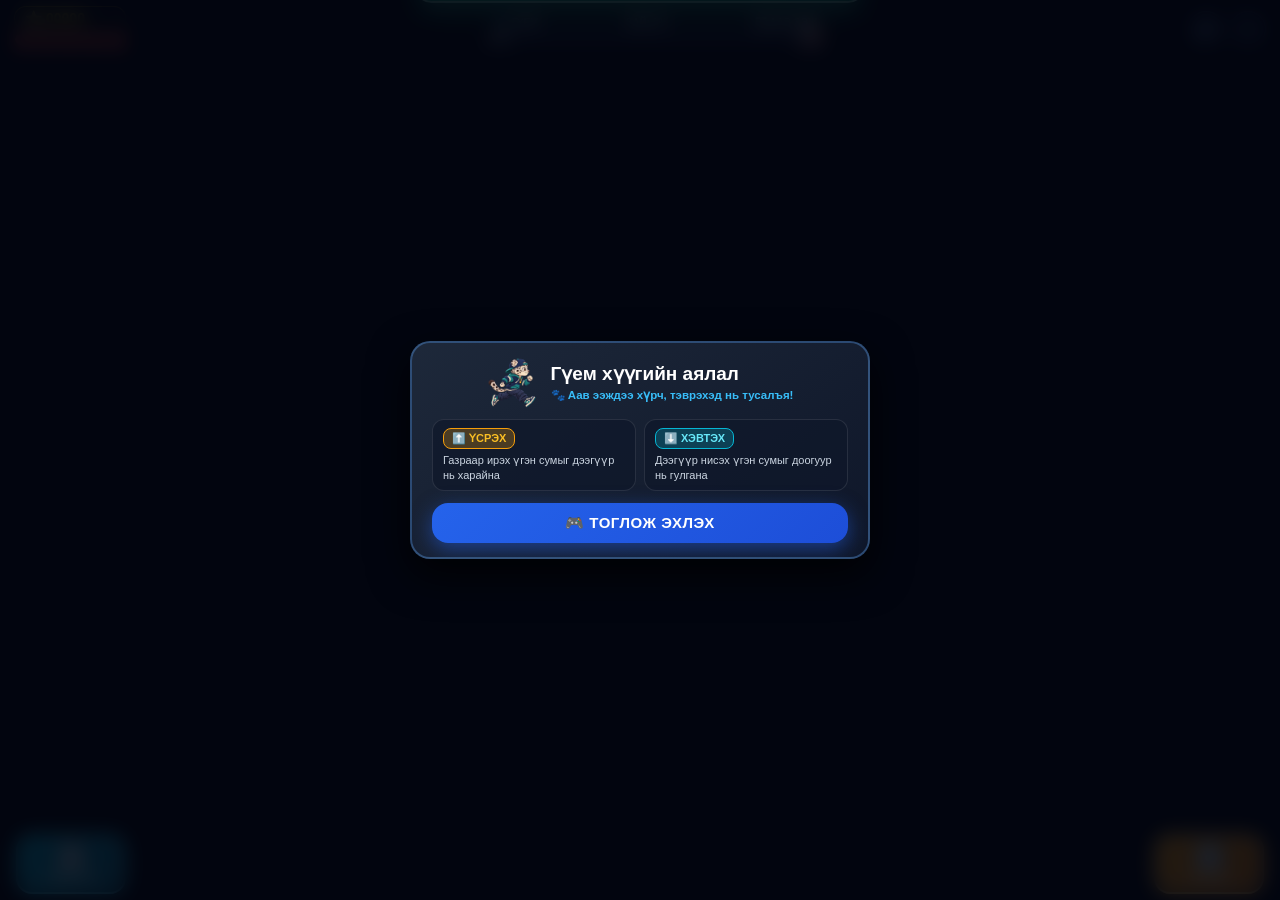
<file: index.html>
<!DOCTYPE html>
<html lang="mn">
<head>
  <meta charset="UTF-8">
  <meta name="viewport" content="width=device-width, initial-scale=1.0, maximum-scale=1.0, user-scalable=no, viewport-fit=cover">
  <meta name="apple-mobile-web-app-capable" content="yes">
  <meta name="apple-mobile-web-app-status-bar-style" content="black-translucent">
  <meta name="theme-color" content="#0b101b">
  <title>Гүем хүүгийн аялал</title>
  <meta http-equiv="Cache-Control" content="no-cache, no-store, must-revalidate">
  <meta http-equiv="Pragma" content="no-cache">
  <meta http-equiv="Expires" content="0">
  <link rel="stylesheet" href="style.css?v=20261109_08">
</head>
<body>

<div id="game-container">
  <!-- 60FPS High-DPI Canvas -->
  <canvas id="gameCanvas"></canvas>

  <!-- In-Game HUD -->
  <div id="hud">
    <div class="hud-left">
      <div class="score-badge">
        <span>⭐</span>
        <span id="score-text">00000</span>
      </div>
      <div class="hearts-container">
        <span class="heart">❤️</span>
        <span class="heart">❤️</span>
        <span class="heart">❤️</span>
        <span class="heart">❤️</span>
        <span class="heart">❤️</span>
      </div>
    </div>

    <!-- Distance Progress Bar -->
    <div class="progress-container">
      <div class="progress-header">
        <span>🐾 Гүем</span>
        <span>Зай: <span id="distance-text">0%</span></span>
        <span>👨‍👩‍👦 Аав ээж</span>
      </div>
      <div class="progress-track">
        <div id="progress-fill" class="progress-fill"></div>
        <img id="runner-icon" src="assets/guyem_run.png" class="runner-icon" alt="Guyem">
        <img src="assets/parents.png" class="target-icon" alt="Parents">
      </div>
    </div>

    <div class="hud-right">
      <button id="btn-sound" class="hud-btn" title="Дуу">🔊</button>
      <button id="btn-fullscreen" class="hud-btn" title="Бүтэн дэлгэц">⛶</button>
    </div>
  </div>

  <!-- Mobile Touch Controls -->
  <div id="touch-controls">
    <div id="btn-slide" class="control-btn btn-slide">
      <span class="btn-icon">⬇️</span>
      <span class="btn-text">Хэвтэх</span>
    </div>
    <div id="btn-jump" class="control-btn btn-jump">
      <span class="btn-icon">⬆️</span>
      <span class="btn-text">Үсрэх</span>
    </div>
  </div>

  <!-- Gentle Reminder Toast Banner (Slide 14) -->
  <div id="reminder-banner">
    <div style="font-size:24px;">🔔</div>
    <div style="font-size:13px; font-weight:800; color:#fff;">
      "Миний хүү, 10 секундийн дараа тоглоомоо дуусгаарай!"
    </div>
  </div>

  <!-- Countdown Overlay -->
  <div id="countdown-overlay">
    <div class="countdown-number">3</div>
  </div>

  <!-- Clean Intro Modal (NO SPOILERS, Fits Screen Height) -->
  <div id="intro-modal" class="modal-overlay">
    <div class="modal-card">
      <div class="modal-top-row">
        <img src="assets/guyem_run.png" class="modal-mascot-img" alt="Guyem">
        <div class="modal-title-box">
          <h1 class="modal-title">Гүем хүүгийн аялал</h1>
          <p class="modal-subtitle">🐾 Аав ээждээ хүрч, тэврэхэд нь тусалъя!</p>
        </div>
      </div>

      <div class="rules-grid">
        <div class="rule-card">
          <span class="rule-badge jump">⬆️ ҮСРЭХ</span>
          <p class="rule-desc">Газраар ирэх үгэн сумыг дээгүүр нь харайна</p>
        </div>
        <div class="rule-card">
          <span class="rule-badge slide">⬇️ ХЭВТЭХ</span>
          <p class="rule-desc">Дээгүүр нисэх үгэн сумыг доогуур нь гулгана</p>
        </div>
      </div>

      <button id="btn-start" class="primary-btn">🎮 ТОГЛОЖ ЭХЛЭХ</button>
    </div>
  </div>

  <!-- Slide 13: Interruption Overlay -->
  <div id="interruption-overlay">
    <div class="rage-emojis">😡 🤬 💢 ⚡</div>
    <h1 class="rage-text">ОДОО НААД УТСАА БОЛИОД<br>ГЭР ОРНОО ЦЭВЭРЛЭ!</h1>
  </div>

  <!-- Slide 13: Reflection Modal -->
  <div id="reflection-modal" class="modal-overlay">
    <div class="modal-card reflection-card">
      <div style="font-size:32px; margin-bottom:4px;">🛑</div>
      <h2 style="font-size:17px; font-weight:900; color:#fca5a5; margin-bottom:6px;">
        ТАНД ЯГ ОДОО ЮУ МЭДРЭГДСЭН БЭ?
      </h2>
      <div style="font-size:12px; color:#fff; background:rgba(239,68,68,0.2); padding:8px; border-radius:8px; margin-bottom:10px; text-align:left; line-height:1.4;">
        💬 <strong>Та яг ялахын даваан дээр байхад чинь гэнэт таслахад ямар санагдсан бэ? Бухимдал, гомдол төрсөн үү?</strong>
      </div>
      <div style="font-size:11.5px; color:#cbd5e1; text-align:left; line-height:1.45; margin-bottom:12px;">
        • <strong>Хүүхдийн сэтгэл зүй:</strong> Хүүхэд зүгээр цаг нөхцөөгөөгүй — ялалт, үр дүнгийн төлөө бүх анхаарлаа дайчилж байдаг. Тэр үед нь утсыг булаах эсвэл загнах үед хүүхдэд яг танд одоо төрсөн шиг хүчтэй бухимдал үүсдэг.<br><br>
        • <strong>Зөв шийдэл:</strong> Гэнэт таслах биш — 5-10 минутын өмнө сануулж, дуусгах боломж олгоорой.
      </div>
      <button id="btn-restart" class="primary-btn" style="background:linear-gradient(135deg, #10b981, #059669); padding:10px 20px; font-size:14px;">
        🔄 Дахин тоглох
      </button>
    </div>
  </div>

  <!-- Slide 14: Victory Hug Overlay -->
  <div id="victory-overlay">
    <img src="assets/family_hug.png" class="hug-image" alt="Family Hug">
    <h1 style="font-size:20px; font-weight:900; color:#fbcfe8; margin-bottom:6px;">ХАЛУУН ДУЛААН ЯЛАЛТ! ❤️</h1>
    <p style="font-size:12px; color:#ffffff; max-width:400px; margin-bottom:10px;">
      Та урьдчилан сануулга сонсоод тоглоомоо амжилттай дуусгаж, аав ээждээ тэврүүллээ!
    </p>
    <div class="modal-card" style="max-width:420px; text-align:left; padding:10px 14px; margin-bottom:10px; font-size:11.5px; line-height:1.45;">
      <strong style="color:#a7f3d0;">💡 10 минутын өмнө сануулахын үр дүн:</strong><br>
      • Хүүхдэд тоглолтоо дуусгах, ялалтаа мэдрэх <strong>боломж</strong> олгосон.<br>
      • Хүүхдэд бухимдал биш <strong>тайвшрал</strong> үүссэн.<br>
      • Утас хураах үйл явц хэрүүл биш <strong>халуун дулаан тэврэлт</strong> болж хувирлаа!
    </div>
    <button id="btn-restart-victory" class="primary-btn" style="max-width:220px; padding:10px 20px; font-size:14px; background:linear-gradient(135deg, #10b981, #059669);">
      🔄 Дахин турших
    </button>
  </div>
</div>

<script src="audio.js?v=20261109_08"></script>
<script src="game.js?v=20261109_08"></script>
</body>
</html>
</file>
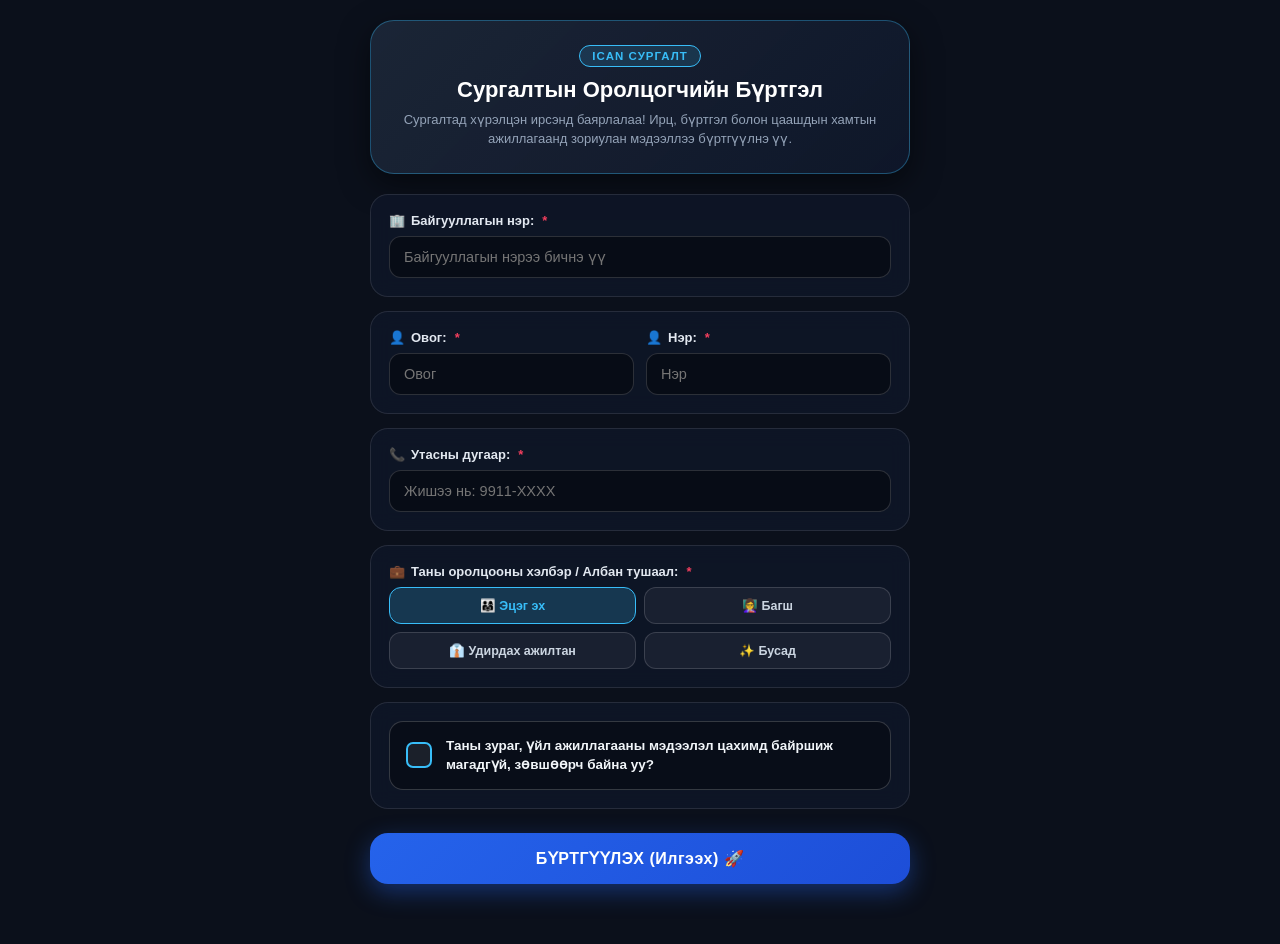
<file: register.html>
<!DOCTYPE html>
<html lang="mn">
<head>
  <meta charset="UTF-8">
  <meta name="viewport" content="width=device-width, initial-scale=1.0, maximum-scale=1.0, user-scalable=no, viewport-fit=cover">
  <meta http-equiv="Cache-Control" content="no-cache, no-store, must-revalidate">
  <meta http-equiv="Pragma" content="no-cache">
  <meta http-equiv="Expires" content="0">
  <title>Сургалтын Оролцогчийн Бүртгэл - ICAN</title>
  <style>
    * { box-sizing: border-box; margin: 0; padding: 0; font-family: -apple-system, BlinkMacSystemFont, "Segoe UI", Roboto, "Helvetica Neue", Arial, sans-serif; }
    body { background: #0b101b; color: #f8fafc; min-height: 100vh; padding: 20px 16px 60px; display: flex; flex-direction: column; align-items: center; }
    .container { width: 100%; max-width: 540px; }
    
    .header-card { text-align: center; background: linear-gradient(135deg, rgba(30, 41, 59, 0.85), rgba(15, 23, 42, 0.95)); border: 1.5px solid rgba(56, 189, 248, 0.35); border-radius: 24px; padding: 24px 20px; margin-bottom: 20px; box-shadow: 0 10px 30px rgba(0,0,0,0.5); }
    .header-badge { display: inline-block; background: rgba(56, 189, 248, 0.15); border: 1px solid #38bdf8; color: #38bdf8; font-size: 11.5px; font-weight: 800; padding: 4px 12px; border-radius: 20px; text-transform: uppercase; letter-spacing: 1px; margin-bottom: 10px; }
    h1 { font-size: 22px; font-weight: 900; margin-bottom: 8px; color: #ffffff; }
    p.subtitle { font-size: 13px; color: #94a3b8; line-height: 1.45; }
    
    .card { background: rgba(15, 23, 42, 0.75); border: 1px solid rgba(255, 255, 255, 0.1); border-radius: 18px; padding: 18px; margin-bottom: 14px; backdrop-filter: blur(10px); }
    .card-label { font-size: 13px; font-weight: 800; color: #e2e8f0; margin-bottom: 8px; display: flex; align-items: center; gap: 6px; }
    .required { color: #f43f5e; margin-left: 2px; }
    
    input[type="text"], input[type="tel"], select {
      width: 100%; background: rgba(0, 0, 0, 0.4); border: 1.5px solid rgba(255, 255, 255, 0.15); border-radius: 12px; padding: 12px 14px; color: #ffffff; font-size: 14.5px; outline: none; transition: border-color 0.2s, background 0.2s;
    }
    input:focus, select:focus { border-color: #38bdf8; background: rgba(0, 0, 0, 0.6); }
    select option { background: #0f172a; color: #fff; }
    .consent-box { display: flex; align-items: center; gap: 14px; background: rgba(0, 0, 0, 0.35); border: 1.5px solid rgba(255, 255, 255, 0.18); border-radius: 14px; padding: 14px 16px; cursor: pointer; transition: all 0.2s; }
    .consent-box.checked { background: rgba(16, 185, 129, 0.14); border-color: #10b981; }
    .consent-check { appearance: none; -webkit-appearance: none; width: 26px; height: 26px; min-width: 26px; border: 2px solid #38bdf8; border-radius: 7px; background: rgba(255, 255, 255, 0.08); cursor: pointer; display: grid; place-content: center; transition: all 0.15s; }
    .consent-check::before { content: "✓"; font-size: 17px; font-weight: 900; color: #ffffff; transform: scale(0); transition: transform 0.12s ease-in-out; }
    .consent-check:checked { background: #10b981; border-color: #10b981; }
    .consent-check:checked::before { transform: scale(1); }
    
    .role-grid { display: grid; grid-template-columns: repeat(2, 1fr); gap: 8px; margin-top: 6px; }
    .role-chip { background: rgba(255, 255, 255, 0.05); border: 1.5px solid rgba(255, 255, 255, 0.15); border-radius: 12px; padding: 10px; font-size: 12.5px; font-weight: 700; color: #cbd5e1; text-align: center; cursor: pointer; transition: all 0.15s; }
    .role-chip.active { background: rgba(56, 189, 248, 0.2); border-color: #38bdf8; color: #38bdf8; font-weight: 800; }
    
    .submit-btn { width: 100%; background: linear-gradient(135deg, #2563eb, #1d4ed8); border: none; border-radius: 18px; color: #ffffff; font-size: 16px; font-weight: 900; padding: 16px; cursor: pointer; letter-spacing: 0.5px; box-shadow: 0 8px 25px rgba(37, 99, 235, 0.4); margin-top: 10px; transition: transform 0.15s; }
    .submit-btn:active { transform: scale(0.97); }

    /* Success Modal */
    #success-modal { display: none; position: fixed; top: 0; left: 0; width: 100%; height: 100%; background: rgba(3, 7, 18, 0.92); backdrop-filter: blur(12px); z-index: 100; align-items: center; justify-content: center; padding: 20px; }
    .success-card { background: linear-gradient(145deg, #1e293b, #0f172a); border: 2px solid #10b981; border-radius: 28px; padding: 32px 24px; text-align: center; max-width: 440px; box-shadow: 0 0 50px rgba(16, 185, 129, 0.3); }
    .success-icon { font-size: 60px; margin-bottom: 14px; animation: popIcon 0.4s ease-out; }
    @keyframes popIcon { 0% { transform: scale(0.4); } 100% { transform: scale(1); } }
  </style>
</head>
<body>

<div class="container">
  <div class="header-card">
    <div class="header-badge">ICAN СУРГАЛТ</div>
    <h1>Сургалтын Оролцогчийн Бүртгэл</h1>
    <p class="subtitle">Сургалтад хүрэлцэн ирсэнд баярлалаа! Ирц, бүртгэл болон цаашдын хамтын ажиллагаанд зориулан мэдээллээ бүртгүүлнэ үү.</p>
  </div>

  <form id="register-form">
    <!-- 1. Organization / School -->
    <div class="card">
      <label class="card-label">
        <span>🏢</span> <span>Байгууллагын нэр:</span> <span class="required">*</span>
      </label>
      <input type="text" id="org_name" placeholder="Байгууллагын нэрээ бичнэ үү" required>
    </div>

    <!-- 2. Last Name & First Name -->
    <div class="card">
      <div style="display:grid; grid-template-columns: 1fr 1fr; gap:12px;">
        <div>
          <label class="card-label">
            <span>👤</span> <span>Овог:</span> <span class="required">*</span>
          </label>
          <input type="text" id="last_name" placeholder="Овог" required>
        </div>
        <div>
          <label class="card-label">
            <span>👤</span> <span>Нэр:</span> <span class="required">*</span>
          </label>
          <input type="text" id="first_name" placeholder="Нэр" required>
        </div>
      </div>
    </div>

    <!-- 3. Phone Number -->
    <div class="card">
      <label class="card-label">
        <span>📞</span> <span>Утасны дугаар:</span> <span class="required">*</span>
      </label>
      <input type="tel" id="phone" placeholder="Жишээ нь: 9911-XXXX" required>
    </div>

    <!-- 4. Position / Role -->
    <div class="card">
      <label class="card-label">
        <span>💼</span> <span>Таны оролцооны хэлбэр / Албан тушаал:</span> <span class="required">*</span>
      </label>
      <div class="role-grid">
        <div class="role-chip active" data-role="Эцэг эх / Асран хамгаалагч">👨‍👩‍👧 Эцэг эх</div>
        <div class="role-chip" data-role="Багш / Сурган хүмүүжүүлэгч">👩‍🏫 Багш</div>
        <div class="role-chip" data-role="Удирдах ажилтан">👔 Удирдах ажилтан</div>
        <div class="role-chip" data-role="Бусад">✨ Бусад</div>
      </div>
      <input type="text" id="custom_role" placeholder="Албан тушаалаа бичнэ үү..." style="margin-top:10px; display:none;">
    </div>

    <!-- 5. Photo & Activity Info Online Publishing Consent -->
    <div class="card">
      <label for="photo_consent" class="consent-box" id="consent-box-label">
        <input type="checkbox" id="photo_consent" class="consent-check">
        <span style="font-size:13.5px; line-height:1.45; color:#f1f5f9; font-weight:600; cursor:pointer;">
          Таны зураг, үйл ажиллагааны мэдээлэл цахимд байршиж магадгүй, зөвшөөрч байна уу?
        </span>
      </label>
    </div>

    <button type="submit" id="btn-submit" class="submit-btn">БҮРТГҮҮЛЭХ (Илгээх) 🚀</button>
  </form>
</div>

<!-- Success Confirmation Modal -->
<div id="success-modal">
  <div class="success-card">
    <div class="success-icon">🎉</div>
    <h2 style="font-size:22px; color:#fff; margin-bottom:8px;">Бүртгэл Амжилттай!</h2>
    <p style="font-size:14px; color:#94a3b8; line-height:1.5; margin-bottom:20px;">
      Таны мэдээлэл сургагч багшид амжилттай бүртгэгдлээ. Сургалтад тавтай морилно уу! ❤️
    </p>
    <button onclick="document.getElementById('success-modal').style.display='none'" class="submit-btn" style="padding:12px 24px; font-size:15px; background:linear-gradient(135deg, #10b981, #059669);">Ойлголоо</button>
  </div>
</div>

<script>
  let selectedRole = "Эцэг эх / Асран хамгаалагч";

  // Check URL params for pre-filling location (e.g. ?loc=1-р_сургууль)
  const urlParams = new URLSearchParams(window.location.search);
  const locParam = urlParams.get('loc') || urlParams.get('session');
  const whParam = urlParams.get('wh');
  if (whParam) {
    try { localStorage.setItem('ican_google_webhook_url', decodeURIComponent(whParam)); } catch(e) {}
  }
  if (locParam) {
    document.getElementById('org_name').value = decodeURIComponent(locParam);
  } else {
    // If trainer set active session in localStorage
    const savedActive = localStorage.getItem('ican_active_session_name');
    if (savedActive) {
      document.getElementById('org_name').value = savedActive;
    }
  }

  // Role chip selection
  document.querySelectorAll('.role-chip').forEach(chip => {
    chip.addEventListener('click', () => {
      document.querySelectorAll('.role-chip').forEach(c => c.classList.remove('active'));
      chip.classList.add('active');
      selectedRole = chip.dataset.role;
      const customInput = document.getElementById('custom_role');
      if (selectedRole === 'Бусад') {
        customInput.style.display = 'block';
        customInput.focus();
      } else {
        customInput.style.display = 'none';
      }
    });
  });

  // Consent checkbox interactive highlight
  const consentCheckbox = document.getElementById('photo_consent');
  const consentLabel = document.getElementById('consent-box-label');
  consentCheckbox.addEventListener('change', () => {
    consentLabel.classList.toggle('checked', consentCheckbox.checked);
  });

  // Submit Handler
  document.getElementById('register-form').addEventListener('submit', (e) => {
    e.preventDefault();
    
    const org = document.getElementById('org_name').value.trim();
    const lastName = document.getElementById('last_name').value.trim();
    const firstName = document.getElementById('first_name').value.trim();
    const phone = document.getElementById('phone').value.trim();
    const photoConsent = consentCheckbox.checked ? '✓' : '-';
    
    let role = selectedRole;
    if (role === 'Бусад') {
      const custom = document.getElementById('custom_role').value.trim();
      if (custom) role = custom;
    }

    const regData = {
      id: Date.now(),
      org: org,
      lastName: lastName,
      firstName: firstName,
      fullName: `${lastName} ${firstName}`,
      phone: phone,
      role: role,
      photoConsent: photoConsent,
      session_location: org,
      submittedAt: new Date().toLocaleString('mn-MN')
    };

    // 1. Save locally
    saveRegistration(regData);

    // 2. Dispatch to FormSubmit (instant email notification to adiya.khishigbayar@gmail.com)
    try {
      fetch('https://formsubmit.co/ajax/adiya.khishigbayar@gmail.com', {
        method: 'POST',
        headers: {
          'Content-Type': 'application/json',
          'Accept': 'application/json'
        },
        body: JSON.stringify({
          _subject: `📋 Шинэ оролцогчийн бүртгэл: [${org}] - ${lastName} ${firstName}`,
          _template: 'table',
          _captcha: 'false',
          'Байгууллага': org,
          'Овог_Нэр': `${lastName} ${firstName}`,
          'Утасны_дугаар': phone,
          'Албан_тушаал_Оролцоо': role,
          'Зураг_цахим_зөвшөөрөл': photoConsent,
          'Бүртгэсэн_Огноо': regData.submittedAt
        })
      }).catch(err => console.warn('FormSubmit network note:', err));
    } catch(e) {}

    // 3. Optional Google Sheets Webhook sync
    const webhookUrl = localStorage.getItem('ican_google_webhook_url');
    if (webhookUrl) {
      try {
        fetch(webhookUrl, {
          method: 'POST',
          mode: 'no-cors',
          headers: { 'Content-Type': 'application/json' },
          body: JSON.stringify({ type: 'registration', ...regData })
        }).catch(() => {});
      } catch(e) {}
    }

    // Show confirmation modal
    document.getElementById('success-modal').style.display = 'flex';
    document.getElementById('btn-submit').disabled = true;
    document.getElementById('btn-submit').textContent = 'Бүртгэгдсэн ✅';
  });

  const REG_STORAGE_KEY = 'ican_training_registrations';

  function saveRegistration(item) {
    try {
      const list = JSON.parse(localStorage.getItem(REG_STORAGE_KEY) || '[]');
      list.unshift(item);
      localStorage.setItem(REG_STORAGE_KEY, JSON.stringify(list));
    } catch(e) {
      console.warn('Storage save note:', e);
    }
  }
</script>

</body>
</html>
</file>
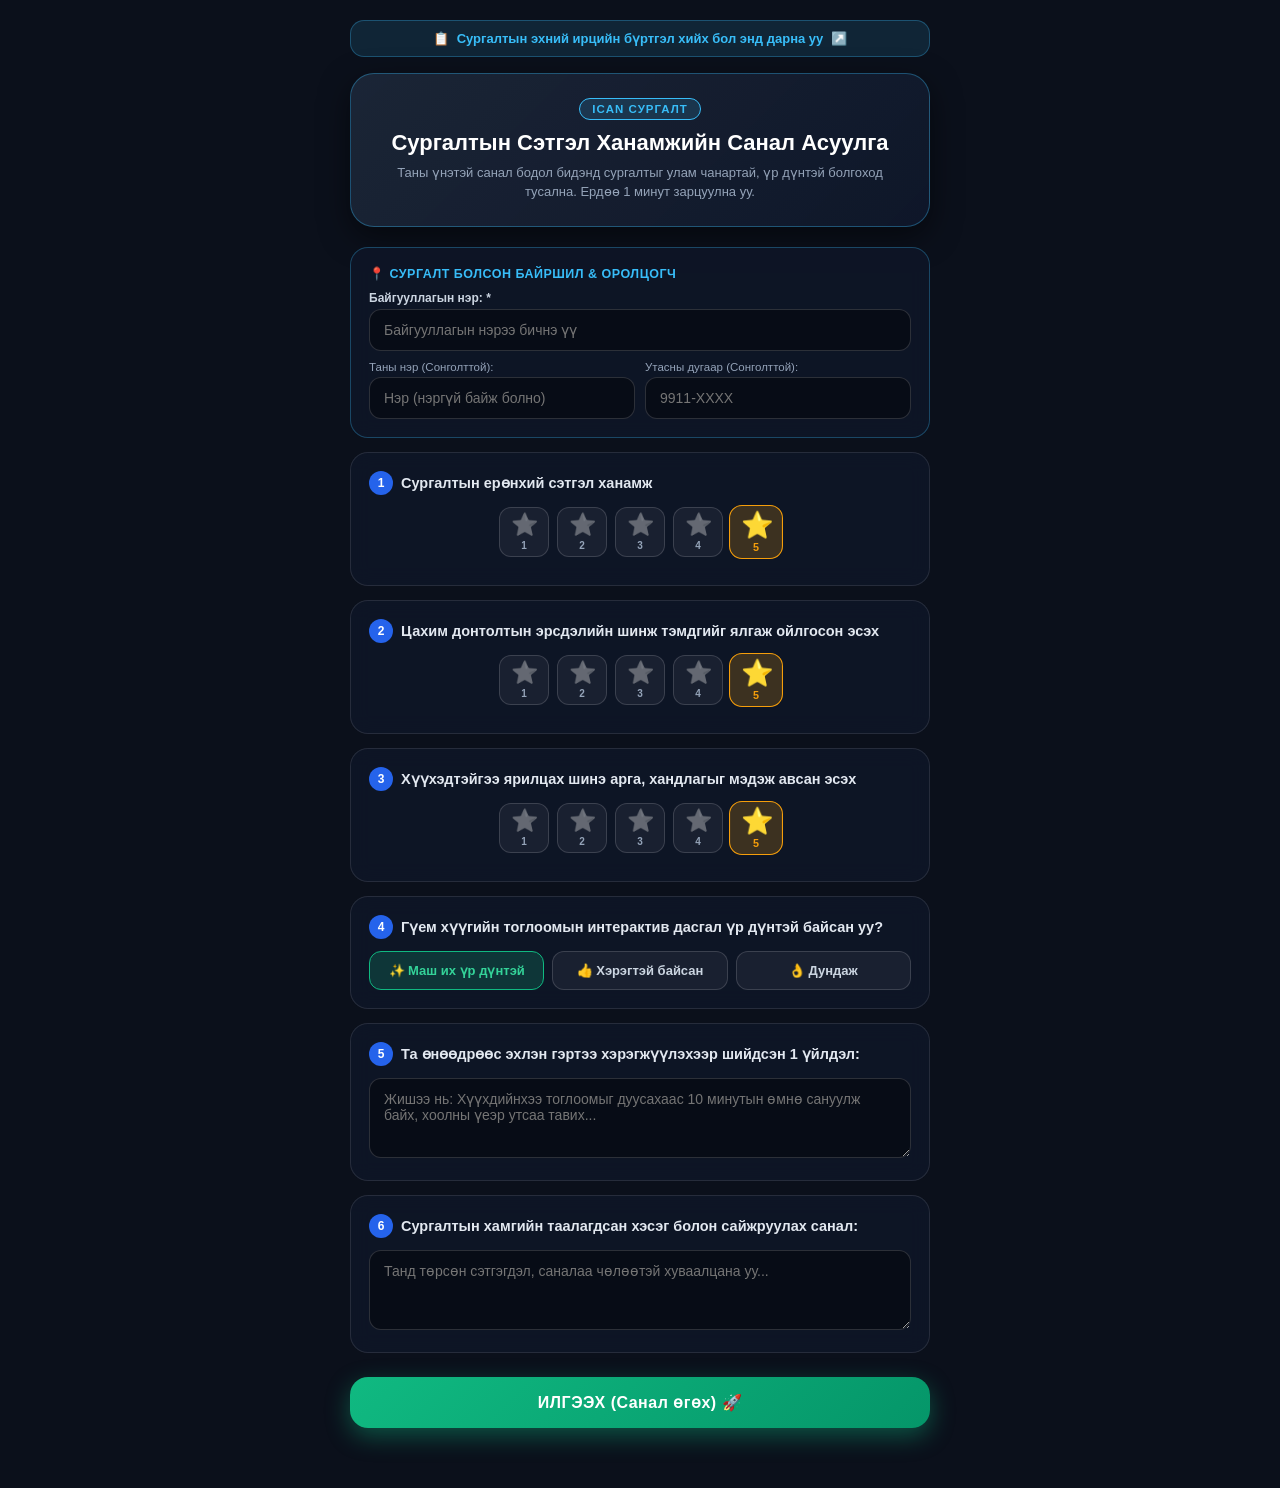
<file: survey.html>
<!DOCTYPE html>
<html lang="mn">
<head>
  <meta charset="UTF-8">
  <meta name="viewport" content="width=device-width, initial-scale=1.0, maximum-scale=1.0, user-scalable=no, viewport-fit=cover">
  <meta http-equiv="Cache-Control" content="no-cache, no-store, must-revalidate">
  <meta http-equiv="Pragma" content="no-cache">
  <meta http-equiv="Expires" content="0">
  <title>Сургалтын Сэтгэл Ханамжийн Санал Асуулга - ICAN</title>
  <style>
    * { box-sizing: border-box; margin: 0; padding: 0; font-family: -apple-system, BlinkMacSystemFont, "Segoe UI", Roboto, "Helvetica Neue", Arial, sans-serif; }
    body { background: #0b101b; color: #f8fafc; min-height: 100vh; padding: 20px 16px 60px; display: flex; flex-direction: column; align-items: center; }
    .container { width: 100%; max-width: 580px; }
    
    .top-banner-link { background: rgba(56, 189, 248, 0.12); border: 1px solid rgba(56, 189, 248, 0.3); border-radius: 14px; padding: 10px 14px; margin-bottom: 16px; text-align: center; font-size: 13px; font-weight: 700; color: #38bdf8; display: flex; align-items: center; justify-content: center; gap: 8px; text-decoration: none; transition: background 0.15s; }
    .top-banner-link:hover { background: rgba(56, 189, 248, 0.2); }
    
    .header-card { text-align: center; background: linear-gradient(135deg, rgba(30, 41, 59, 0.85), rgba(15, 23, 42, 0.95)); border: 1.5px solid rgba(56, 189, 248, 0.35); border-radius: 24px; padding: 24px 20px; margin-bottom: 20px; box-shadow: 0 10px 30px rgba(0,0,0,0.5); }
    .header-badge { display: inline-block; background: rgba(56, 189, 248, 0.15); border: 1px solid #38bdf8; color: #38bdf8; font-size: 11.5px; font-weight: 800; padding: 4px 12px; border-radius: 20px; text-transform: uppercase; letter-spacing: 1px; margin-bottom: 10px; }
    h1 { font-size: 22px; font-weight: 900; margin-bottom: 8px; color: #ffffff; }
    p.subtitle { font-size: 13px; color: #94a3b8; line-height: 1.45; }
    
    .card { background: rgba(15, 23, 42, 0.75); border: 1px solid rgba(255, 255, 255, 0.1); border-radius: 18px; padding: 18px; margin-bottom: 14px; backdrop-filter: blur(10px); }
    .card-title { font-size: 14.5px; font-weight: 800; color: #e2e8f0; margin-bottom: 12px; display: flex; align-items: center; gap: 8px; }
    .card-title .num { background: #2563eb; color: #fff; width: 24px; height: 24px; border-radius: 50%; display: flex; align-items: center; justify-content: center; font-size: 12px; font-weight: 900; flex-shrink: 0; }
    
    /* Star Rating */
    .star-rating { display: flex; gap: 8px; justify-content: center; margin: 10px 0; }
    .star-btn { background: rgba(255, 255, 255, 0.05); border: 1.5px solid rgba(255, 255, 255, 0.15); border-radius: 12px; width: 50px; height: 50px; display: flex; flex-direction: column; align-items: center; justify-content: center; cursor: pointer; transition: all 0.15s; }
    .star-btn .star-icon { font-size: 22px; filter: grayscale(1); opacity: 0.4; transition: all 0.15s; }
    .star-btn .star-num { font-size: 10px; font-weight: 800; color: #94a3b8; margin-top: 2px; }
    .star-btn.active { background: rgba(245, 158, 11, 0.2); border-color: #f59e0b; transform: scale(1.08); }
    .star-btn.active .star-icon { filter: grayscale(0); opacity: 1; transform: scale(1.1); }
    .star-btn.active .star-num { color: #f59e0b; }
    
    /* Chips */
    .chip-group { display: flex; gap: 8px; flex-wrap: wrap; margin-top: 8px; }
    .chip-btn { flex: 1; min-width: 90px; background: rgba(255, 255, 255, 0.05); border: 1.5px solid rgba(255, 255, 255, 0.15); border-radius: 12px; padding: 11px; font-size: 13px; font-weight: 700; color: #cbd5e1; text-align: center; cursor: pointer; transition: all 0.15s; }
    .chip-btn.active { background: rgba(16, 185, 129, 0.2); border-color: #10b981; color: #34d399; font-weight: 800; }
    
    /* Inputs */
    textarea, input[type="text"], input[type="tel"] { width: 100%; background: rgba(0, 0, 0, 0.4); border: 1.5px solid rgba(255, 255, 255, 0.15); border-radius: 12px; padding: 12px 14px; color: #ffffff; font-size: 14px; outline: none; transition: border-color 0.2s; resize: vertical; }
    textarea:focus, input:focus { border-color: #38bdf8; }
    textarea { min-height: 80px; }
    
    .submit-btn { width: 100%; background: linear-gradient(135deg, #10b981, #059669); border: none; border-radius: 18px; color: #ffffff; font-size: 16px; font-weight: 900; padding: 16px; cursor: pointer; letter-spacing: 0.5px; box-shadow: 0 8px 25px rgba(16, 185, 129, 0.4); margin-top: 10px; transition: transform 0.15s; }
    .submit-btn:active { transform: scale(0.97); }

    /* Success Modal */
    #success-modal { display: none; position: fixed; top: 0; left: 0; width: 100%; height: 100%; background: rgba(3, 7, 18, 0.92); backdrop-filter: blur(12px); z-index: 100; align-items: center; justify-content: center; padding: 20px; }
    .success-card { background: linear-gradient(145deg, #1e293b, #0f172a); border: 2px solid #10b981; border-radius: 28px; padding: 32px 24px; text-align: center; max-width: 440px; box-shadow: 0 0 50px rgba(16, 185, 129, 0.3); }
    .success-icon { font-size: 60px; margin-bottom: 14px; animation: popIcon 0.4s ease-out; }
    @keyframes popIcon { 0% { transform: scale(0.4); } 100% { transform: scale(1); } }
  </style>
</head>
<body>

<div class="container">
  <!-- Link to Attendance Registration if not done yet -->
  <a href="register.html" class="top-banner-link">
    <span>📋</span> <span>Сургалтын эхний ирцийн бүртгэл хийх бол энд дарна уу</span> <span>↗️</span>
  </a>

  <div class="header-card">
    <div class="header-badge">ICAN СУРГАЛТ</div>
    <h1>Сургалтын Сэтгэл Ханамжийн Санал Асуулга</h1>
    <p class="subtitle">Таны үнэтэй санал бодол бидэнд сургалтыг улам чанартай, үр дүнтэй болгоход тусална. Ердөө 1 минут зарцуулна уу.</p>
  </div>

  <form id="survey-form">
    <!-- Section 0: Participant / Location Details -->
    <div class="card" style="border-color:rgba(56, 189, 248, 0.3);">
      <div style="font-size:12.5px; font-weight:800; color:#38bdf8; margin-bottom:10px; text-transform:uppercase; letter-spacing:0.5px;">
        📍 СУРГАЛТ БОЛСОН БАЙРШИЛ & ОРОЛЦОГЧ
      </div>
      <div style="margin-bottom:10px;">
        <label style="font-size:12px; color:#cbd5e1; display:block; margin-bottom:4px; font-weight:700;">Байгууллагын нэр: *</label>
        <input type="text" id="session_location" placeholder="Байгууллагын нэрээ бичнэ үү" required>
      </div>
      <div style="display:grid; grid-template-columns:1fr 1fr; gap:10px;">
        <div>
          <label style="font-size:11.5px; color:#94a3b8; display:block; margin-bottom:4px;">Таны нэр (Сонголттой):</label>
          <input type="text" id="participant_name" placeholder="Нэр (нэргүй байж болно)">
        </div>
        <div>
          <label style="font-size:11.5px; color:#94a3b8; display:block; margin-bottom:4px;">Утасны дугаар (Сонголттой):</label>
          <input type="tel" id="participant_phone" placeholder="9911-XXXX">
        </div>
      </div>
    </div>

    <!-- Question 1: Overall Satisfaction -->
    <div class="card">
      <div class="card-title">
        <span class="num">1</span>
        <span>Сургалтын ерөнхий сэтгэл ханамж</span>
      </div>
      <div class="star-rating" data-field="q1_overall">
        <div class="star-btn" data-value="1"><span class="star-icon">⭐</span><span class="star-num">1</span></div>
        <div class="star-btn" data-value="2"><span class="star-icon">⭐</span><span class="star-num">2</span></div>
        <div class="star-btn" data-value="3"><span class="star-icon">⭐</span><span class="star-num">3</span></div>
        <div class="star-btn" data-value="4"><span class="star-icon">⭐</span><span class="star-num">4</span></div>
        <div class="star-btn active" data-value="5"><span class="star-icon">⭐</span><span class="star-num">5</span></div>
      </div>
    </div>

    <!-- Question 2: Risk Symptoms Understanding -->
    <div class="card">
      <div class="card-title">
        <span class="num">2</span>
        <span>Цахим донтолтын эрсдэлийн шинж тэмдгийг ялгаж ойлгосон эсэх</span>
      </div>
      <div class="star-rating" data-field="q2_risk">
        <div class="star-btn" data-value="1"><span class="star-icon">⭐</span><span class="star-num">1</span></div>
        <div class="star-btn" data-value="2"><span class="star-icon">⭐</span><span class="star-num">2</span></div>
        <div class="star-btn" data-value="3"><span class="star-icon">⭐</span><span class="star-num">3</span></div>
        <div class="star-btn" data-value="4"><span class="star-icon">⭐</span><span class="star-num">4</span></div>
        <div class="star-btn active" data-value="5"><span class="star-icon">⭐</span><span class="star-num">5</span></div>
      </div>
    </div>

    <!-- Question 3: New Communication Methods -->
    <div class="card">
      <div class="card-title">
        <span class="num">3</span>
        <span>Хүүхэдтэйгээ ярилцах шинэ арга, хандлагыг мэдэж авсан эсэх</span>
      </div>
      <div class="star-rating" data-field="q3_communication">
        <div class="star-btn" data-value="1"><span class="star-icon">⭐</span><span class="star-num">1</span></div>
        <div class="star-btn" data-value="2"><span class="star-icon">⭐</span><span class="star-num">2</span></div>
        <div class="star-btn" data-value="3"><span class="star-icon">⭐</span><span class="star-num">3</span></div>
        <div class="star-btn" data-value="4"><span class="star-icon">⭐</span><span class="star-num">4</span></div>
        <div class="star-btn active" data-value="5"><span class="star-icon">⭐</span><span class="star-num">5</span></div>
      </div>
    </div>

    <!-- Question 4: Interactive Exercise Effect -->
    <div class="card">
      <div class="card-title">
        <span class="num">4</span>
        <span>Гүем хүүгийн тоглоомын интерактив дасгал үр дүнтэй байсан уу?</span>
      </div>
      <div class="chip-group" data-field="q4_game">
        <div class="chip-btn active" data-value="Маш их үр дүнтэй байсан">✨ Маш их үр дүнтэй</div>
        <div class="chip-btn" data-value="Хэрэгтэй байсан">👍 Хэрэгтэй байсан</div>
        <div class="chip-btn" data-value="Дундаж">👌 Дундаж</div>
      </div>
    </div>

    <!-- Question 5: One Action At Home -->
    <div class="card">
      <div class="card-title">
        <span class="num">5</span>
        <span>Та өнөөдрөөс эхлэн гэртээ хэрэгжүүлэхээр шийдсэн 1 үйлдэл:</span>
      </div>
      <textarea id="q5_action" placeholder="Жишээ нь: Хүүхдийнхээ тоглоомыг дуусахаас 10 минутын өмнө сануулж байх, хоолны үеэр утсаа тавих..."></textarea>
    </div>

    <!-- Question 6: Useful Part & Suggestion -->
    <div class="card">
      <div class="card-title">
        <span class="num">6</span>
        <span>Сургалтын хамгийн таалагдсан хэсэг болон сайжруулах санал:</span>
      </div>
      <textarea id="q6_feedback" placeholder="Танд төрсөн сэтгэгдэл, саналаа чөлөөтэй хуваалцана уу..."></textarea>
    </div>

    <button type="submit" id="btn-survey-submit" class="submit-btn">ИЛГЭЭХ (Санал өгөх) 🚀</button>
  </form>
</div>

<!-- Success Confirmation Modal -->
<div id="success-modal">
  <div class="success-card">
    <div class="success-icon">🎉</div>
    <h2 style="font-size:22px; color:#fff; margin-bottom:8px;">Баярлалаа!</h2>
    <p style="font-size:14px; color:#94a3b8; line-height:1.5; margin-bottom:20px;">
      Таны үнэтэй санал хүсэлт амжилттай бүртгэгдлээ. Гэр бүлд тань аз жаргал, халуун дулаан уур амьсгал хүсье! ❤️
    </p>
    <button onclick="document.getElementById('success-modal').style.display='none'" class="submit-btn" style="padding:12px 24px; font-size:15px; background:linear-gradient(135deg, #10b981, #059669);">Ойлголоо</button>
  </div>
</div>

<script>
  // Form State
  const formData = {
    q1_overall: 5,
    q2_risk: 5,
    q3_communication: 5,
    q4_game: "Маш их үр дүнтэй байсан",
    q5_action: "",
    q6_feedback: "",
    submittedAt: null
  };

  // Pre-fill location if in URL (?loc=...) or from active session
  const urlParams = new URLSearchParams(window.location.search);
  const locParam = urlParams.get('loc') || urlParams.get('session');
  const whParam = urlParams.get('wh');
  if (whParam) {
    try { localStorage.setItem('ican_google_webhook_url', decodeURIComponent(whParam)); } catch(e) {}
  }
  if (locParam) {
    document.getElementById('session_location').value = decodeURIComponent(locParam);
  } else {
    const savedActive = localStorage.getItem('ican_active_session_name');
    if (savedActive) {
      document.getElementById('session_location').value = savedActive;
    }
  }

  // Star ratings interaction
  document.querySelectorAll('.star-rating').forEach(group => {
    const field = group.dataset.field;
    group.querySelectorAll('.star-btn').forEach(btn => {
      btn.addEventListener('click', () => {
        const val = parseInt(btn.dataset.value);
        formData[field] = val;
        group.querySelectorAll('.star-btn').forEach(b => {
          b.classList.toggle('active', parseInt(b.dataset.value) <= val);
        });
      });
    });
  });

  // Chip buttons interaction
  document.querySelectorAll('.chip-group').forEach(group => {
    const field = group.dataset.field;
    group.querySelectorAll('.chip-btn').forEach(btn => {
      btn.addEventListener('click', () => {
        group.querySelectorAll('.chip-btn').forEach(b => b.classList.remove('active'));
        btn.classList.add('active');
        formData[field] = btn.dataset.value;
      });
    });
  });

  // Submit Handler
  document.getElementById('survey-form').addEventListener('submit', (e) => {
    e.preventDefault();
    const loc = document.getElementById('session_location').value.trim() || 'Ерөнхий сургалт';
    const participantName = document.getElementById('participant_name').value.trim();
    const participantPhone = document.getElementById('participant_phone').value.trim();

    formData.id = Date.now();
    formData.session_location = loc;
    formData.participant_name = participantName || 'Нэргүй';
    formData.participant_phone = participantPhone || '-';
    formData.q5_action = document.getElementById('q5_action').value.trim();
    formData.q6_feedback = document.getElementById('q6_feedback').value.trim();
    formData.submittedAt = new Date().toLocaleString('mn-MN');

    // 1. Save to local/cloud database
    saveResponse(formData);

    // 2. Dispatch to FormSubmit (Instant email to adiya.khishigbayar@gmail.com)
    try {
      fetch('https://formsubmit.co/ajax/adiya.khishigbayar@gmail.com', {
        method: 'POST',
        headers: {
          'Content-Type': 'application/json',
          'Accept': 'application/json'
        },
        body: JSON.stringify({
          _subject: `📊 Шинэ санал асуулга: [${loc}] - Үнэлгээ: ⭐ ${formData.q1_overall}/5`,
          _template: 'table',
          _captcha: 'false',
          'Байршил_Сургууль': loc,
          'Оролцогч': participantName || 'Нэргүй',
          'Утас': participantPhone || '-',
          '1_Ерөнхий_Үнэлгээ': `${formData.q1_overall} од`,
          '2_Эрсдэлийн_Шинж_Тэмдэг': `${formData.q2_risk} од`,
          '3_Харилцах_Шинэ_Арга': `${formData.q3_communication} од`,
          '4_Интерактив_Тоглоом': formData.q4_game,
          '5_Гэртээ_Хэрэгжүүлэх': formData.q5_action || 'Бичээгүй',
          '6_Сэтгэгдэл_Санал': formData.q6_feedback || 'Бичээгүй',
          'Огноо': formData.submittedAt
        })
      }).catch(err => console.warn('FormSubmit note:', err));
    } catch(e) {}

    // 3. Optional Google Sheets Webhook sync
    const webhookUrl = localStorage.getItem('ican_google_webhook_url');
    if (webhookUrl) {
      try {
        fetch(webhookUrl, {
          method: 'POST',
          mode: 'no-cors',
          headers: { 'Content-Type': 'application/json' },
          body: JSON.stringify({ type: 'survey', ...formData })
        }).catch(() => {});
      } catch(e) {}
    }

    document.getElementById('success-modal').style.display = 'flex';
    document.getElementById('btn-survey-submit').disabled = true;
    document.getElementById('btn-survey-submit').textContent = 'Санал илгээгдсэн ✅';
  });

  const STORAGE_KEY = 'ican_training_survey_responses';

  function saveResponse(resp) {
    try {
      const list = JSON.parse(localStorage.getItem(STORAGE_KEY) || '[]');
      list.unshift({ ...resp, id: Date.now() });
      localStorage.setItem(STORAGE_KEY, JSON.stringify(list));
    } catch(e) {
      console.warn('Storage save note:', e);
    }
  }
</script>

</body>
</html>
</file>
<file: style.css>
* {
  box-sizing: border-box;
  margin: 0;
  padding: 0;
  -webkit-tap-highlight-color: transparent;
  user-select: none;
  -webkit-user-select: none;
}

html, body {
  width: 100%;
  height: 100%;
  overflow: hidden;
  background-color: #0b101b;
  font-family: -apple-system, BlinkMacSystemFont, "Segoe UI", Roboto, "Helvetica Neue", Arial, sans-serif;
  color: #ffffff;
  touch-action: none;
}

/* Base Container (Landscape by default) */
#game-container {
  position: relative;
  width: 100vw;
  height: 100vh;
  display: flex;
  align-items: center;
  justify-content: center;
  background: radial-gradient(circle at center, #1b2838 0%, #080c14 100%);
  overflow: hidden;
}

/* Automatic CSS Rotation when phone auto-rotate is OFF (Portrait mode) */
@media (orientation: portrait) {
  #game-container {
    width: 100vh !important;
    height: 100vw !important;
    transform: rotate(90deg) !important;
    transform-origin: top left !important;
    position: fixed !important;
    top: 0 !important;
    left: 100vw !important;
  }
}

canvas#gameCanvas {
  display: block;
  width: 100%;
  height: 100%;
  object-fit: contain;
  background: #000;
  box-shadow: 0 10px 40px rgba(0, 0, 0, 0.6);
}

/* ================= HUD ================= */
#hud {
  position: absolute;
  top: env(safe-area-inset-top, 8px);
  left: 0;
  width: 100%;
  padding: 6px 14px;
  display: flex;
  align-items: center;
  justify-content: space-between;
  pointer-events: none;
  z-index: 20;
}

.hud-left {
  display: flex;
  flex-direction: column;
  gap: 3px;
}

.score-badge {
  background: rgba(0, 0, 0, 0.65);
  backdrop-filter: blur(8px);
  -webkit-backdrop-filter: blur(8px);
  border: 1.5px solid rgba(255, 215, 0, 0.5);
  border-radius: 16px;
  padding: 3px 10px;
  font-size: 14px;
  font-weight: 800;
  color: #ffd700;
  display: flex;
  align-items: center;
  gap: 4px;
}

.hearts-container {
  display: flex;
  gap: 3px;
  font-size: 16px;
}

.heart.lost {
  opacity: 0.2;
  filter: grayscale(1);
}

.progress-container {
  display: flex;
  flex-direction: column;
  align-items: center;
  flex: 1;
  max-width: 320px;
  margin: 0 12px;
}

.progress-header {
  font-size: 10px;
  font-weight: 800;
  color: #e2e8f0;
  text-transform: uppercase;
  margin-bottom: 2px;
  display: flex;
  justify-content: space-between;
  width: 100%;
}

.progress-track {
  position: relative;
  width: 100%;
  height: 12px;
  background: rgba(15, 23, 42, 0.8);
  border: 1px solid rgba(255, 255, 255, 0.3);
  border-radius: 8px;
}

.progress-fill {
  width: 0%;
  height: 100%;
  background: linear-gradient(90deg, #10b981 0%, #38bdf8 50%, #f59e0b 100%);
  border-radius: 6px;
  transition: width 0.1s linear;
}

.runner-icon {
  position: absolute;
  top: -8px;
  left: 0%;
  transform: translateX(-50%);
  width: 28px;
  height: 28px;
  filter: drop-shadow(0 2px 4px rgba(0,0,0,0.8));
}

.target-icon {
  position: absolute;
  top: -8px;
  right: -8px;
  width: 28px;
  height: 28px;
}

.hud-right {
  display: flex;
  gap: 6px;
  pointer-events: auto;
}

.hud-btn {
  background: rgba(15, 23, 42, 0.7);
  backdrop-filter: blur(8px);
  border: 1px solid rgba(255, 255, 255, 0.25);
  color: #ffffff;
  border-radius: 50%;
  width: 36px;
  height: 36px;
  display: flex;
  align-items: center;
  justify-content: center;
  font-size: 15px;
  cursor: pointer;
}

/* ================= Mobile Touch Controls ================= */
#touch-controls {
  position: absolute;
  bottom: env(safe-area-inset-bottom, 10px);
  left: 0;
  width: 100%;
  padding: 6px 16px;
  display: flex;
  justify-content: space-between;
  align-items: flex-end;
  pointer-events: none;
  z-index: 25;
}

.control-btn {
  pointer-events: auto;
  width: 110px;
  height: 60px;
  border-radius: 16px;
  display: flex;
  flex-direction: column;
  align-items: center;
  justify-content: center;
  cursor: pointer;
  box-shadow: 0 6px 20px rgba(0, 0, 0, 0.6);
  transition: transform 0.08s, filter 0.08s;
}

.control-btn .btn-icon {
  font-size: 22px;
}

.control-btn .btn-text {
  font-size: 12px;
  font-weight: 900;
  text-transform: uppercase;
}

.btn-slide {
  background: linear-gradient(135deg, rgba(6, 182, 212, 0.9), rgba(14, 116, 144, 0.9));
  border: 2px solid #67e8f9;
  color: #ecfeff;
}

.btn-jump {
  background: linear-gradient(135deg, rgba(245, 158, 11, 0.9), rgba(217, 119, 6, 0.9));
  border: 2px solid #fde68a;
  color: #fffbeb;
}

.control-btn:active, .control-btn.active {
  transform: scale(0.92);
  filter: brightness(1.25);
}

/* ================= COMPACT MODAL (Fits all screen heights) ================= */
.modal-overlay {
  position: absolute;
  top: 0;
  left: 0;
  width: 100%;
  height: 100%;
  background: rgba(3, 7, 18, 0.85);
  backdrop-filter: blur(10px);
  -webkit-backdrop-filter: blur(10px);
  display: flex;
  align-items: center;
  justify-content: center;
  z-index: 50;
  padding: 10px;
}

.modal-card {
  background: linear-gradient(145deg, rgba(30, 41, 59, 0.98), rgba(15, 23, 42, 0.98));
  border: 2px solid rgba(96, 165, 250, 0.35);
  border-radius: 20px;
  padding: 14px 20px;
  max-width: 460px;
  width: 100%;
  max-height: 94vh;
  overflow-y: auto;
  text-align: center;
  box-shadow: 0 15px 40px rgba(0, 0, 0, 0.8);
}

.modal-top-row {
  display: flex;
  align-items: center;
  justify-content: center;
  gap: 12px;
  margin-bottom: 8px;
}

.modal-mascot-img {
  width: 52px;
  height: 52px;
  object-fit: contain;
}

.modal-title-box {
  text-align: left;
}

.modal-title {
  font-size: 19px;
  font-weight: 900;
  color: #ffffff;
  line-height: 1.2;
}

.modal-subtitle {
  font-size: 11.5px;
  color: #38bdf8;
  font-weight: 700;
  margin-top: 2px;
}

.rules-grid {
  display: grid;
  grid-template-columns: repeat(2, 1fr);
  gap: 8px;
  margin: 10px 0 12px;
}

.rule-card {
  background: rgba(15, 23, 42, 0.7);
  border: 1px solid rgba(255, 255, 255, 0.1);
  border-radius: 12px;
  padding: 8px 10px;
  text-align: left;
}

.rule-badge {
  display: inline-block;
  padding: 3px 8px;
  border-radius: 8px;
  font-size: 11px;
  font-weight: 900;
  margin-bottom: 4px;
}

.rule-badge.jump {
  background: rgba(245, 158, 11, 0.25);
  border: 1px solid #f59e0b;
  color: #fbbf24;
}

.rule-badge.slide {
  background: rgba(6, 182, 212, 0.25);
  border: 1px solid #06b6d4;
  color: #67e8f9;
}

.rule-desc {
  font-size: 11px;
  color: #cbd5e1;
  line-height: 1.35;
}

.primary-btn {
  background: linear-gradient(135deg, #2563eb, #1d4ed8);
  border: none;
  border-radius: 16px;
  color: #ffffff;
  font-size: 15px;
  font-weight: 900;
  padding: 11px 24px;
  width: 100%;
  cursor: pointer;
  letter-spacing: 0.5px;
  box-shadow: 0 6px 20px rgba(37, 99, 235, 0.5);
}

.primary-btn:active {
  transform: scale(0.97);
}

/* ================= Countdown ================= */
#countdown-overlay {
  position: absolute;
  top: 0;
  left: 0;
  width: 100%;
  height: 100%;
  display: none;
  align-items: center;
  justify-content: center;
  pointer-events: none;
  z-index: 40;
}

.countdown-number {
  font-size: 90px;
  font-weight: 900;
  color: #ffffff;
  text-shadow: 0 0 40px rgba(56, 189, 248, 0.8);
}

/* ================= Gentle Reminder Banner (Slide 14) ================= */
#reminder-banner {
  position: absolute;
  top: 55px;
  left: 50%;
  transform: translateX(-50%) translateY(-100px);
  background: linear-gradient(135deg, rgba(16, 185, 129, 0.95), rgba(5, 150, 105, 0.95));
  border: 2px solid #a7f3d0;
  border-radius: 16px;
  padding: 8px 18px;
  display: flex;
  align-items: center;
  gap: 10px;
  z-index: 45;
  box-shadow: 0 8px 25px rgba(16, 185, 129, 0.5);
  transition: transform 0.4s cubic-bezier(0.175, 0.885, 0.32, 1.275);
  pointer-events: none;
  max-width: 90%;
}

#reminder-banner.active {
  transform: translateX(-50%) translateY(0);
}

/* ================= Sudden Interruption Overlay (Slide 13) ================= */
#interruption-overlay {
  position: absolute;
  top: 0;
  left: 0;
  width: 100%;
  height: 100%;
  background: #000000;
  display: none;
  flex-direction: column;
  align-items: center;
  justify-content: center;
  z-index: 100;
}

#interruption-overlay.active {
  display: flex;
  animation: glitchBg 0.12s infinite;
}

@keyframes glitchBg {
  0%, 45%, 55%, 90%, 100% { background: #000000; }
  50% { background: #7f1d1d; }
  95% { background: #991b1b; }
}

.rage-emojis {
  font-size: 55px;
  display: flex;
  gap: 12px;
  margin-bottom: 12px;
  animation: rageBounce 0.25s infinite alternate ease-in-out;
}

@keyframes rageBounce {
  0% { transform: translateY(-8px) scale(1); }
  100% { transform: translateY(8px) scale(1.15); }
}

.rage-text {
  font-size: 22px;
  font-weight: 900;
  color: #ef4444;
  text-align: center;
  text-transform: uppercase;
  line-height: 1.3;
  padding: 0 16px;
  text-shadow: 0 0 20px #dc2626, 2px 2px 0 #fff;
  animation: rageTextShake 0.15s infinite;
}

@keyframes rageTextShake {
  0% { transform: translate(0, 0); }
  50% { transform: translate(2px, -2px); }
  100% { transform: translate(-2px, 2px); }
}

/* ================= Reflection Modal (Slide 13) ================= */
#reflection-modal {
  display: none;
}
#reflection-modal.active {
  display: flex;
}

.reflection-card {
  border: 2px solid #ef4444;
}

/* ================= Victory Overlay (Slide 14) ================= */
#victory-overlay {
  position: absolute;
  top: 0;
  left: 0;
  width: 100%;
  height: 100%;
  background: radial-gradient(circle at center, rgba(15, 23, 42, 0.85) 0%, rgba(3, 7, 18, 0.95) 100%);
  display: none;
  flex-direction: column;
  align-items: center;
  justify-content: center;
  z-index: 95;
  padding: 16px;
}

#victory-overlay.active {
  display: flex;
}

.hug-image {
  width: 140px;
  height: 140px;
  object-fit: contain;
  filter: drop-shadow(0 8px 25px rgba(244, 63, 94, 0.6));
  margin-bottom: 10px;
}

/* ================= Compact Landscape Screens (height <= 420px) ================= */
@media (max-height: 420px) {
  .modal-card {
    padding: 8px 14px !important;
    max-width: 440px !important;
    border-radius: 14px !important;
    max-height: 98vh !important;
  }
  .modal-top-row {
    margin-bottom: 4px !important;
    gap: 8px !important;
  }
  .modal-mascot-img {
    width: 38px !important;
    height: 38px !important;
  }
  .modal-title {
    font-size: 16px !important;
  }
  .modal-subtitle {
    font-size: 10.5px !important;
  }
  .rules-grid {
    margin: 6px 0 8px !important;
    gap: 6px !important;
  }
  .rule-card {
    padding: 5px 8px !important;
  }
  .rule-badge {
    font-size: 10px !important;
    padding: 2px 6px !important;
    margin-bottom: 2px !important;
  }
  .rule-desc {
    font-size: 10px !important;
    line-height: 1.25 !important;
  }
  .primary-btn {
    padding: 7px 16px !important;
    font-size: 13px !important;
  }
  .control-btn {
    width: 95px !important;
    height: 52px !important;
    border-radius: 12px !important;
  }
  .control-btn .btn-icon {
    font-size: 18px !important;
  }
  .control-btn .btn-text {
    font-size: 11px !important;
  }
  .hug-image {
    width: 90px !important;
    height: 90px !important;
    margin-bottom: 6px !important;
  }
}
</file>
